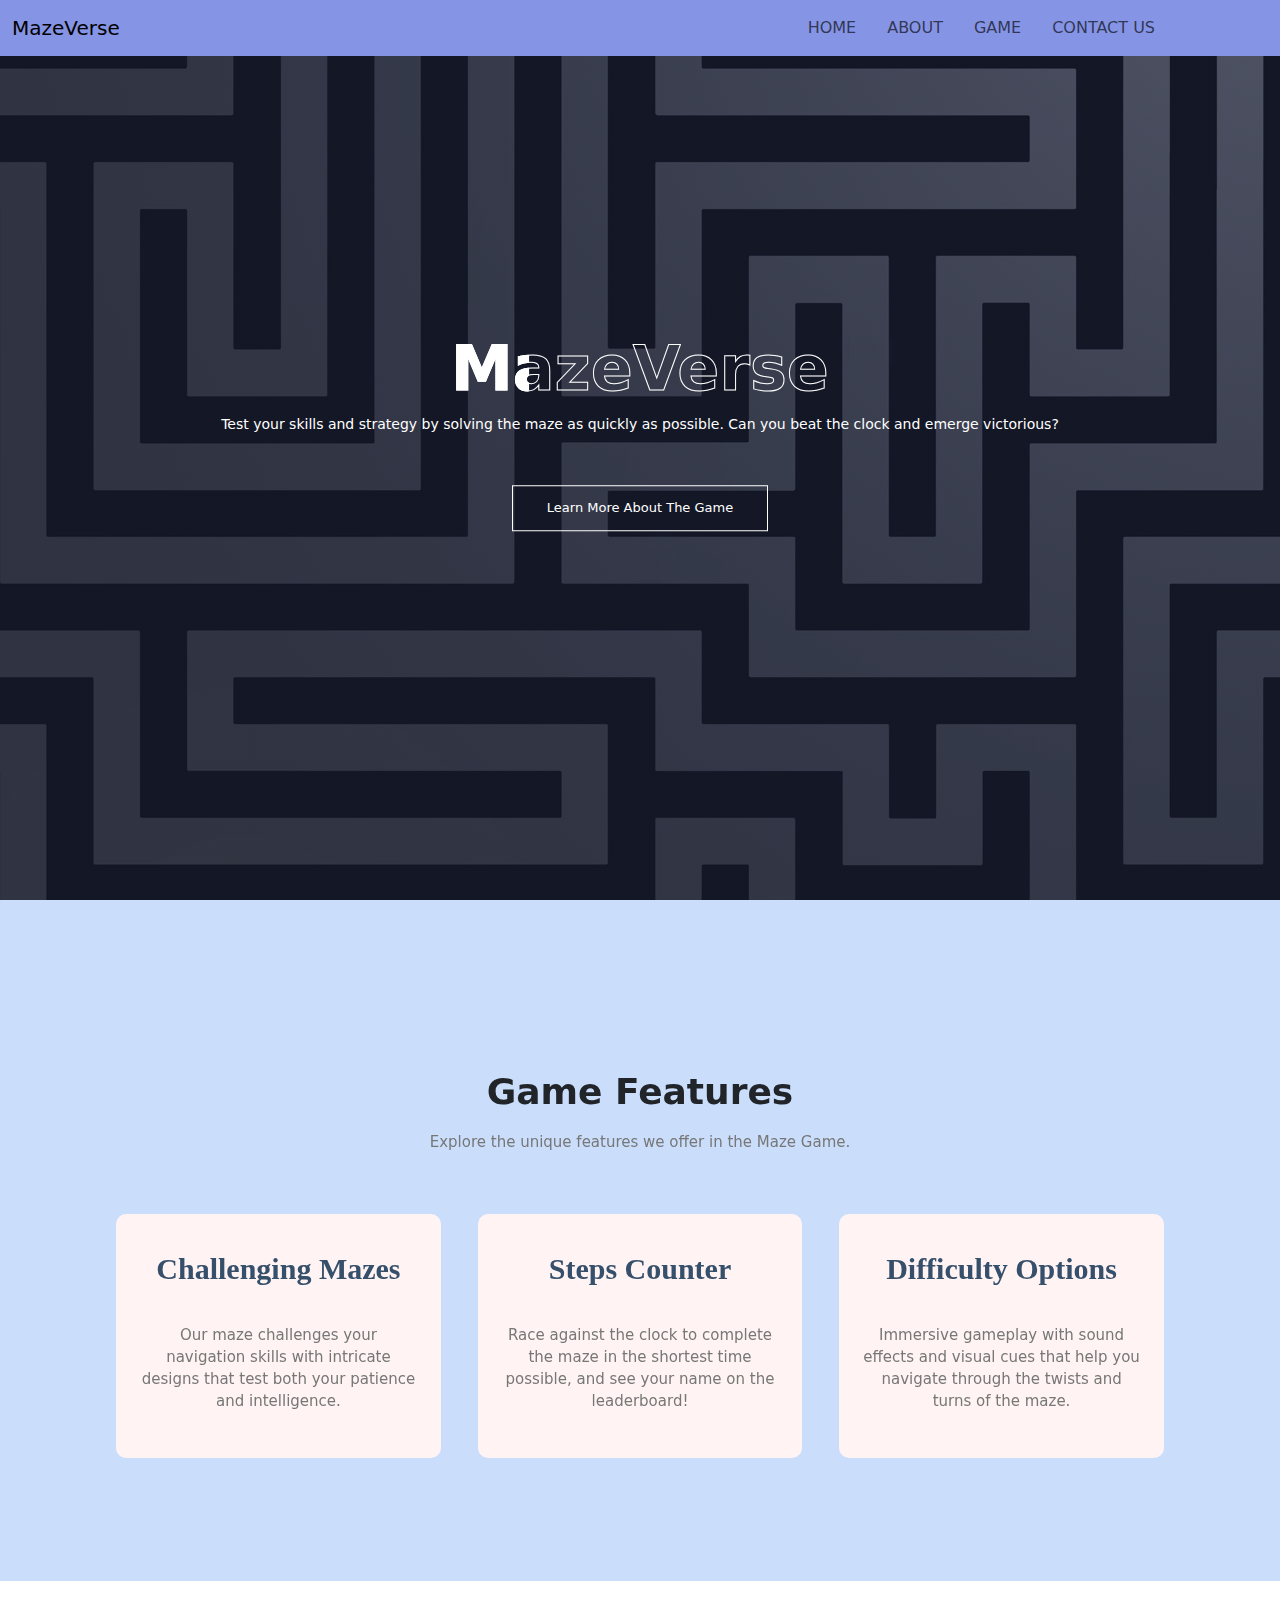
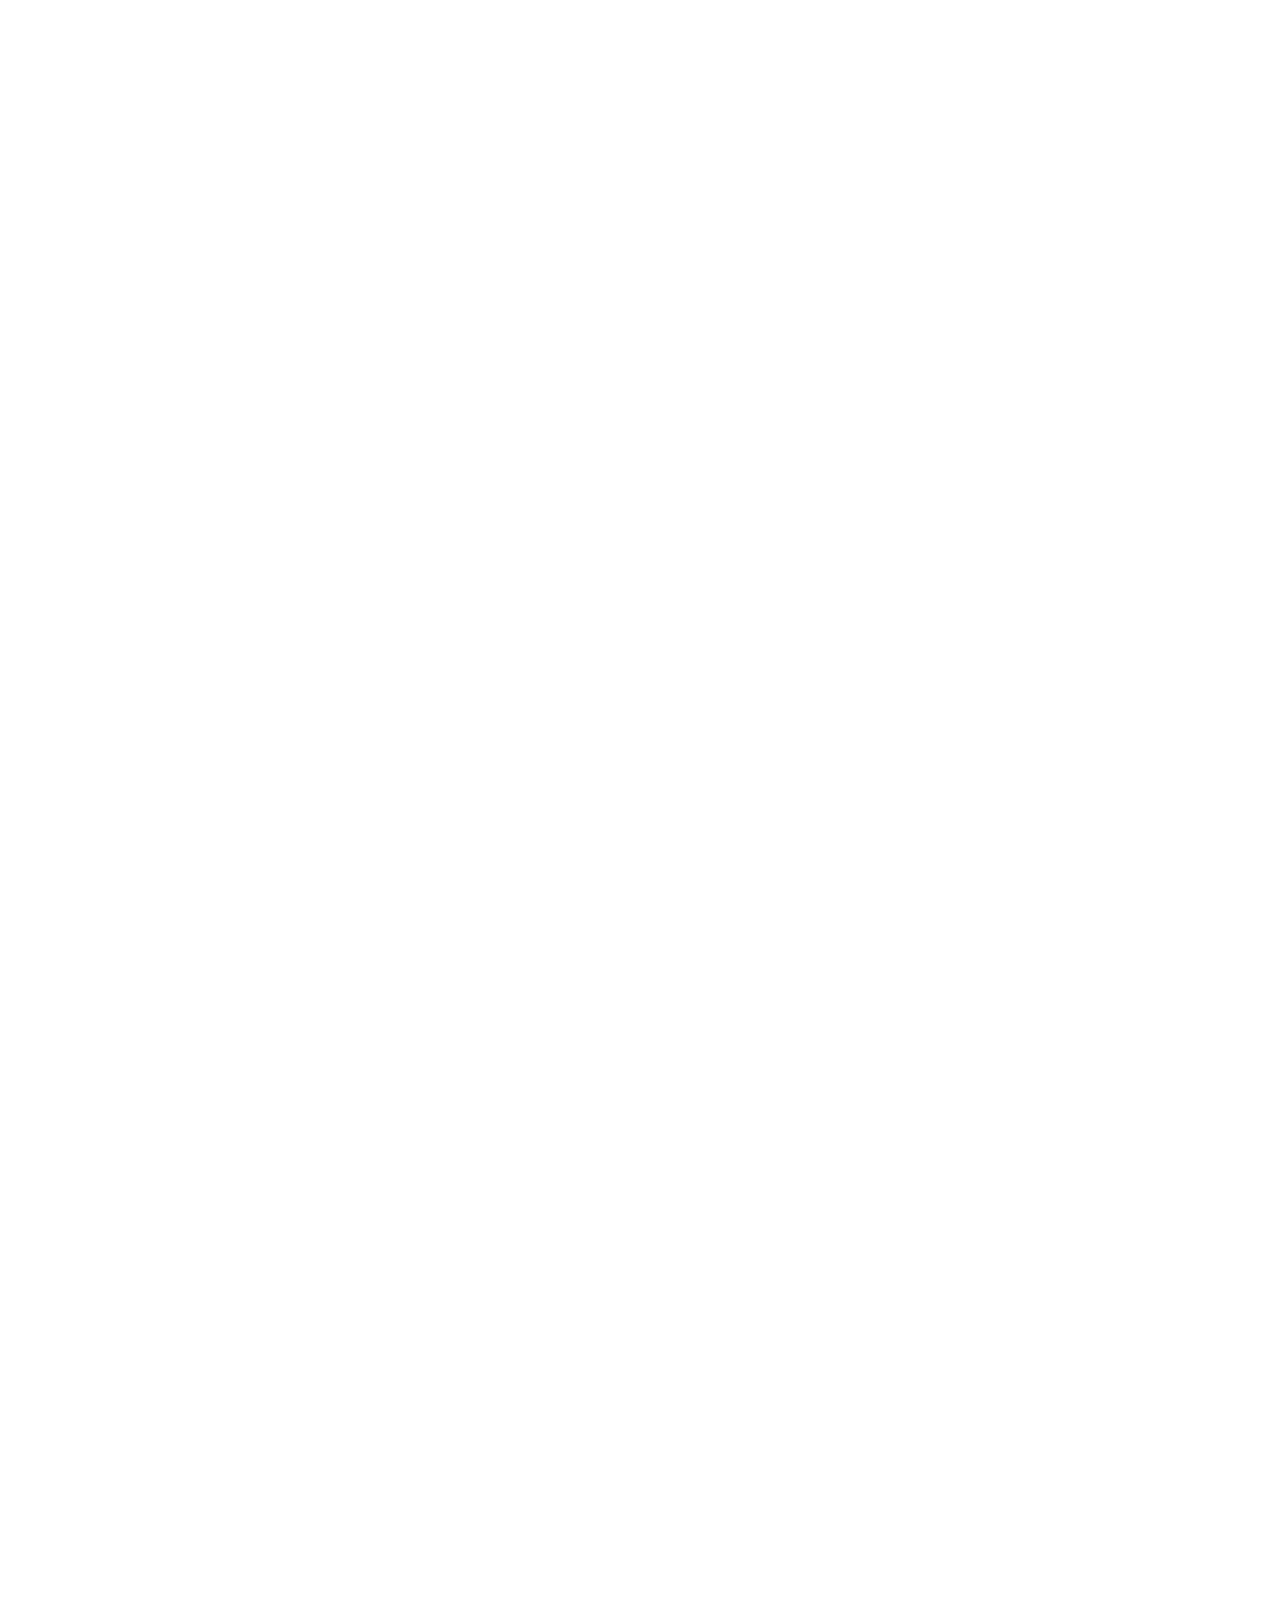
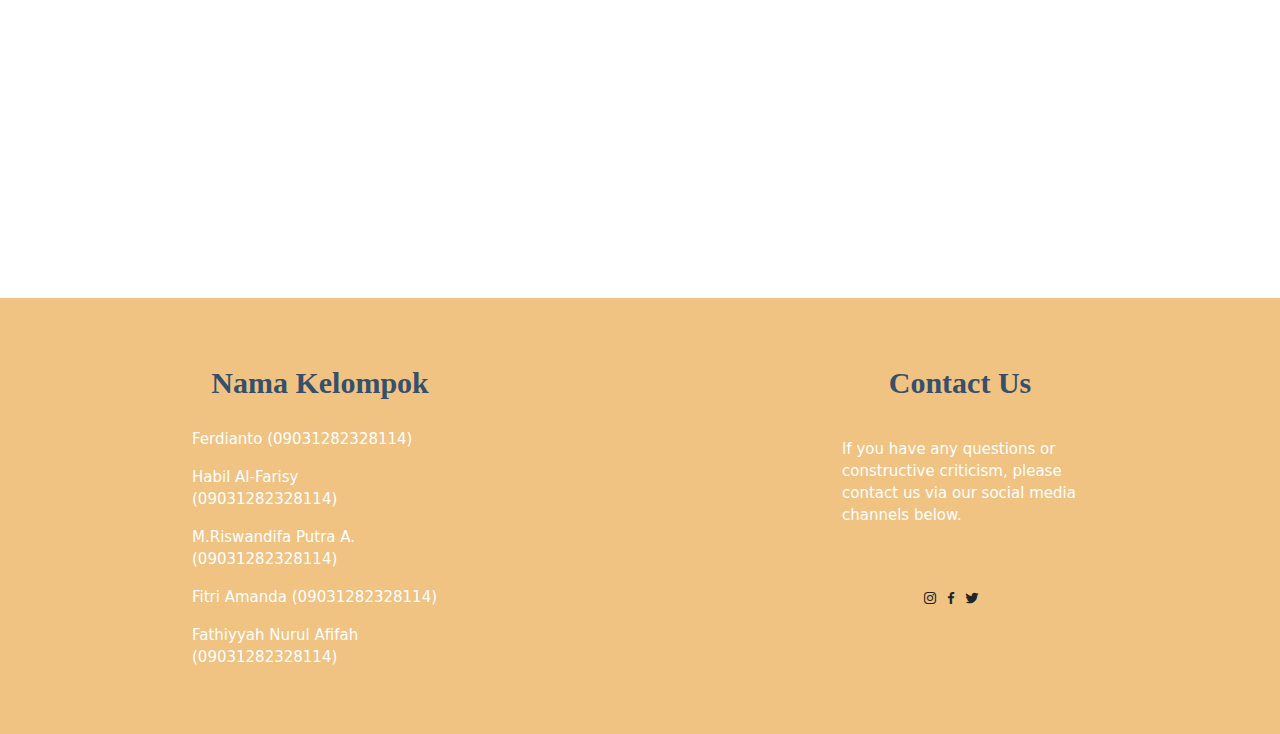
<file: Project/index.html>
<!DOCTYPE html>
<html lang="en">
  <head>
    <meta charset="UTF-8" />
    <meta name="viewport" content="width=device-width, initial-scale=1.0" />

    <!-- Mengaitkan dengan boxicons(Website untuk mengambil logo) -->
    <link
      href="https://unpkg.com/boxicons@2.1.4/css/boxicons.min.css"
      rel="stylesheet"
    />

    <!-- Mengaitkan dengan Bootstrap -->
    <link
      href="https://cdn.jsdelivr.net/npm/bootstrap@5.3.3/dist/css/bootstrap.min.css"
      rel="stylesheet"
      integrity="sha384-QWTKZyjpPEjISv5WaRU9OFeRpok6YctnYmDr5pNlyT2bRjXh0JMhjY6hW+ALEwIH"
      crossorigin="anonymous"
    />

    <!-- Mengaitkan file css -->
    <link rel="stylesheet" href="Website.css" />

    <!-- Mengaitkan file javascript -->
    <script defer src="Website.js"></script>
    <title>MazeVerse</title>
  </head>

  <body>
    <nav class="navbar navbar-expand-lg fixed-top">
      <div class="container-fluid">
        <a class="navbar-brand" href="#">MazeVerse</a>
        <button
          class="navbar-toggler"
          type="button"
          data-bs-toggle="collapse"
          data-bs-target="#navbarNavAltMarkup"
          aria-controls="navbarNavAltMarkup"
          aria-expanded="false"
          aria-label="Toggle navigation"
        >
          <span class="navbar-toggler-icon"></span>
        </button>
        <div class="collapse navbar-collapse" id="navbarNavAltMarkup">
          <div class="navbar-nav ms-auto" style="margin-right: 90px">
            <a class="nav-link" href="index.html">HOME</a>
            <a class="nav-link" href="#about">ABOUT</a>
            <a class="nav-link" href="Labirin Polosan Final/index.html">GAME</a>
            <a class="nav-link" href="#contactus">CONTACT US</a>
            <!-- <a class="nav-link" href="namakelompok.html">OUR TEAM</a> -->
          </div>
        </div>
      </div>
    </nav>

    <section class="header">
      <div class="text-box" id="home">
        <h1 class="title">MazeVerse</h1>
        <br />
        <p>
          Test your skills and strategy by solving the maze as quickly as
          possible. Can you beat the clock and emerge victorious?
        </p>
        <a href="#about" class="button">Learn More About The Game</a>
      </div>
    </section>

    <!------------------------JENIS PRODUCT-------------------------->
    <div class="hidden" id="about">
      <section class="product">
        <h1>Game Features</h1>
        <p>Explore the unique features we offer in the Maze Game.</p>

        <div class="row">
          <div class="product-col">
            <h3>Challenging Mazes</h3>
            <p>
              Our maze challenges your navigation skills with intricate designs
              that test both your patience and intelligence.
            </p>
          </div>

          <div class="product-col">
            <h3>Steps Counter</h3>
            <p>
              Race against the clock to complete the maze in the shortest time
              possible, and see your name on the leaderboard!
            </p>
          </div>

          <div class="product-col">
            <h3>Difficulty Options</h3>
            <p>
              Immersive gameplay with sound effects and visual cues that help
              you navigate through the twists and turns of the maze.
            </p>
          </div>
        </div>
      </section>
    </div>

    <!----------------------- Best Mazes -------------------->
    <div class="hidden" id="bestSelling">
      <section class="bestSelling">
        <h1>Maze Level Difficulty</h1>
        <p>
          Here are some of the most played mazes by our users. Think you're up for the challenge?
        </p>
    
        <div class="row">
          <div class="bestSelling-col">
            <img src="images/Easy Level.png" alt="" />
            <h3>Easy Level Maze</h3>
            <p>
              A maze with moderate difficulty, designed to test your navigation skills. It includes a few tricky turns and challenges, perfect for players ready to step up from the beginner level.
            </p>
          </div>
    
          <div class="bestSelling-col">
            <img src="images/Medium Level.png" alt="" />
            <h3>Medium Level Maze</h3>
            <p>
              An advanced maze filled with complex paths, multiple dead ends, and misleading routes. Only those with a sharp mind and great problem-solving skills will make it through.
            </p>
          </div>
    
          <div class="bestSelling-col">
            <img src="images/Hard Level.png" alt="" />
            <h3>Hard Level Maze</h3>
            <p>
              The ultimate maze challenge, featuring unpredictable twists, false doors, and extreme complexity. This level is for true maze masters seeking the toughest challenge possible.
            </p>
          </div>
        </div>
      </section>
    </div>
    

    <!------------------------ TESTIMONIALS ------------------------>
    <div class="hidden" id="testimoni">
      <section class="testimoni">
        <h1>What Players Say</h1>
        <p>Check out some of the feedback from our maze challengers!</p>

        <div class="row">
          <div class="testimoni-col">
            <img src="images/user1.jpg" alt="" />
            <div>
              <p>
                "The Maze Game is a thrilling experience! The mazes are
                complex and really push your problem-solving skills."
              </p>
              <h3>Sarah</h3>
              <i class="bx bxs-star"></i>
              <i class="bx bxs-star"></i>
              <i class="bx bxs-star"></i>
              <i class="bx bxs-star"></i>
              <i class="bx bxs-star"></i>
            </div>
          </div>

          <div class="testimoni-col">
            <img src="images/user2.jpg" alt="" />
            <div>
              <p>
                "I love the leaderboard feature. It's so satisfying seeing my
                name at the top after a hard-fought victory!"
              </p>
              <h3>Dennis</h3>
              <i class="bx bxs-star"></i>
              <i class="bx bxs-star"></i>
              <i class="bx bxs-star"></i>
              <i class="bx bxs-star"></i>
              <i class="bx bxs-star-half"></i>
            </div>
          </div>
        </div>
      </section>
    </div>

    <!-- ---------------- EXPLORE MAZES ------------------ -->
    <div class="hidden" id="explore">
      <section class="cta">
        <h1>Explore Mazes</h1>
        <a href="Labirin Polosan Final/index.html" class="button">PLAY NOW</a>
      </section>
    </div>

    <!-- ---------------- FOOTER ---------------- -->

    <div id="contactus">
      <div class="wrapper">
          <div class="footer">
              <div class="footer-section">
                  <h3>Nama Kelompok</h3>
                  <p style="padding: 0;">Ferdianto (09031282328114)</p>
                  <p style="padding: 0;">Habil Al-Farisy (09031282328114)</p>
                  <p style="padding: 0;">M.Riswandifa Putra A. (09031282328114)</p>
                  <p style="padding: 0;">Fitri Amanda (09031282328114)</p>
                  <p style="padding: 0;">Fathiyyah Nurul Afifah (09031282328114)</p>
              </div>
              <div class="footer-section">
                  <h3>Contact Us</h3>
                  <p>If you have any questions or constructive criticism, please contact us via our social media channels below.</p>
                  <p><div class="icons" style="margin-left: 90PX; ">
                    <i class="bx bxl-instagram"></i>
                    <i class="bx bxl-facebook"></i>
                    <i class="bx bxl-twitter"></i>
                  </div></p>
              </div>
              <!-- <div class="footer-section">
                  <h3>Maps</h3>
                  <iframe
            src="https://www.google.com/maps/embed?pb=!1m18!1m12!1m3!1d63751.894127922074!2d104.6657292486328!3d-2.9605106999999977!2m3!1f0!2f0!3f0!3m2!1i1024!2i768!4f13.1!3m3!1m2!1s0x2e3b7530a637b133%3A0x4be4c3963f87c405!2sstore!5e0!3m -->
</file>
<file: Project/Website.css>
* {
  margin: 0;
  padding: 0;
}

.header {
  min-height: 100vh;
  width: 100%;
  background-image: linear-gradient(rgba(4, 9, 30, 0.7), rgba(4, 9, 30, 0.7)),
    url(images/Maze\ Wallpaper\ New.jpg);
  background-position: center;
  background-size: cover;
  position: relative;
}

.title {
  position: absolute;
  left: 50%;
  transform: translate(-50%, -50%);
  font-size: 160px;
  -webkit-text-stroke: 1px #fff;
  color: transparent;
  background-image: linear-gradient(#fff, #fff);
  background-repeat: no-repeat;
  -webkit-background-clip: text;
  background-position: -300px 0;
  animation: backcolor 5s linear infinite alternate;
}

@keyframes backcolor {
  100% {
    background-position: 0 0;
  }
}

.navbar {
  background-color: #8594e4;
}

.nav-link {
  margin-right: 15px;
  transition: 0.6s;
}

.nav-link:hover {
  color: #cadefc;
}

.text-box {
  width: 90%;
  color: #fff;
  position: absolute;
  top: 50%;
  left: 50%;
  transform: translate(-50%, -50%);
  text-align: center;
}

.text-box h1 {
  font-size: 62px;
}

.text-box p {
  margin: 10px 0 40px;
  font-size: 14px;
  color: #fff;
}

.button {
  display: inline-block;
  text-decoration: none;
  color: #fff;
  border: 1px solid #fff;
  padding: 12px 34px;
  font-size: 13px;
  background: transparent;
  position: relative;
  cursor: pointer;
}

.button:hover {
  border: 1px solid #e42a1c;
  background: #e42a1c;
  transition: 1s;
}

@media (max-width: 700px) {
  .text-box h1 {
    font-size: 20px;
  }
}

/* -----------------------JENIS PRODUCT -------------------------*/

#about {
  background-color: #cadefc;
  padding: 70px 0;
}

.product {
  width: 80%;
  margin: auto;
  text-align: center;
  padding-top: 100px;
}

h1 {
  font-size: 36px;
  font-weight: 600;
}

p {
  color: #777;
  font-size: 15px;
  font-weight: 400;
  line-height: 22px;
  padding: 10px;
}

.row {
  margin-top: 5%;
  display: flex;
  justify-content: space-between;
}

.product-col {
  flex-basis: 31%;
  background-color: #fff3f3;
  border-radius: 10px;
  margin-bottom: 5%;
  padding: 20px 12px;
  box-sizing: border-box;
}

h3 {
  text-align: center;
  font-weight: 600;
  margin: 10px 0;
}

.product-col:hover {
  box-shadow: 0 0 20px 0px rgba(0, 0, 0, 0.2);
}

@media (max-width: 700px) {
  .row {
    flex-direction: column;
  }
}

/* -------------------Official Store------------------- */

#officialStore {
  background-color: #c0b8e6;
  padding: 30px 0;
}

.officialStore {
  width: 80%;
  margin: auto;
  text-align: center;
  padding-top: 50px;
}

.officialStore-col {
  flex-basis: 32%;
  border-radius: 10px;
  margin-bottom: 30px;
  position: relative;
  overflow: hidden;
}

.officialStore-col img {
  width: 100%;
  display: block;
}

.layer {
  background: transparent;
  height: 100%;
  width: 100%;
  position: absolute;
  top: 0;
  left: 0;
  transition: 0.5s;
}

.layer:hover {
  background: rgba(238, 0, 0, 0.7);
}

.layer h3 {
  width: 100%;
  font-weight: 500;
  color: #fff;
  font-size: 26px;
  bottom: 0;
  left: 50%;
  transform: translateX(-50%);
  position: absolute;
}

.layer:hover h3 {
  bottom: 49%;
  opacity: 1;
}

/* -------------------Best Selling------------------- */
#bestSelling {
  background: #bbe4e9;
}
.bestSelling {
  width: 80%;
  margin: auto;
  text-align: center;
  padding-top: 100px;
}

.bestSelling-col img :nth-child(1) {
  height: 60%;
}

.bestSelling-col {
  flex-basis: 31%;
  border-radius: 10px;
  margin-bottom: 5%;
  text-align: left;
}

.bestSelling-col {
  width: 100%;
  border-radius: 10px;
}

.bestSelling-col img {
  width: 100%;
  border-radius: 10px;
  transition: 0.5s;
}

.bestSelling-col img:hover {
  transform: scale(110%);
}

.bestSelling-col p {
  padding: 0;
}

.bestSelling-col h3 {
  margin-top: 16px;
  margin-bottom: 15px;
  text-align: left;
}

/* -------------------TESTIMONI------------------- */

#testimoni {
  background-color: #d6a96e;
  padding: 20px 0;
}

.testimoni {
  width: 80%;
  margin: auto;
  padding-top: 100px;
  text-align: center;
}

.testimoni-col {
  flex-basis: 44%;
  border-radius: 10px;
  margin-bottom: 5%;
  text-align: left;
  background: #fff3f3;
  padding: 25px;
  cursor: pointer;
  display: flex;
}

.testimoni-col img {
  height: 40px;
  margin-left: 5px;
  margin-right: 30px;
  border-radius: 50%;
}

.testimoni-col p {
  padding: 0;
}

.testimoni-col h3 {
  margin-top: 15px;
  text-align: left;
}

@media (max-width: 700px) {
  .testimoni-col img {
    margin-left: 0px;
    margin-right: 15px;
  }
}

/* -------------------- EXPLORE PRODUK------------------ */

.cta {
  margin: 100px auto;
  width: 80%;
  background-image: linear-gradient(rgba(0, 0, 0, 0.7), rgba(0, 0, 0, 0.7)),
    url(images/background6.jpg);
  background-position: center;
  background-size: cover;
  border-radius: 10px;
  text-align: center;
  padding: 100px 0;
}

.cta h1 {
  color: #fff;
  margin-bottom: 40px;
  padding: 0;
}

@media (max-width: 700px) {
  .cta h1 {
    font-size: 24px;
  }
}

.footer p {
  color: #fff;
}

.footer h4 {
  margin-bottom: 25px;
  margin-top: 20px;
  font-weight: 600;
}

.hidden {
  opacity: 0;
  filter: blur(5px);
  transform: translateX(-100%);
  transition: all 3s;
}

.show {
  opacity: 1;
  filter: blur(0);
  transform: translateX(0);
}

@media (prefers-reduced-motion) {
  .hidden {
    transition: none;
  }
}

#contactus {
  background: #f0c383;
  padding: 50px 0px 50px 0px;
}

.footer {
  width: 100%;
  position: relative;
  display: flex;
  flex-wrap: wrap;
  margin: auto;
}

.footer-section {
  width: 20%;
  margin: 0 auto;
}

h3 {
  font-family: "comic sans ms";
  font-weight: 800;
  font-size: 30px;
  margin-bottom: 20px;
  color: #364f6b;
  width: 100%;
  line-height: 50px;
}

@media only screen and (max-width: 768px) {
  .footer-section {
    width: 90%; 
  }
  h3 {
    font-size: 20px; 
    line-height: 30px; 
  }
  .icons{
    font-size: 60px;
  }
}
</file>
